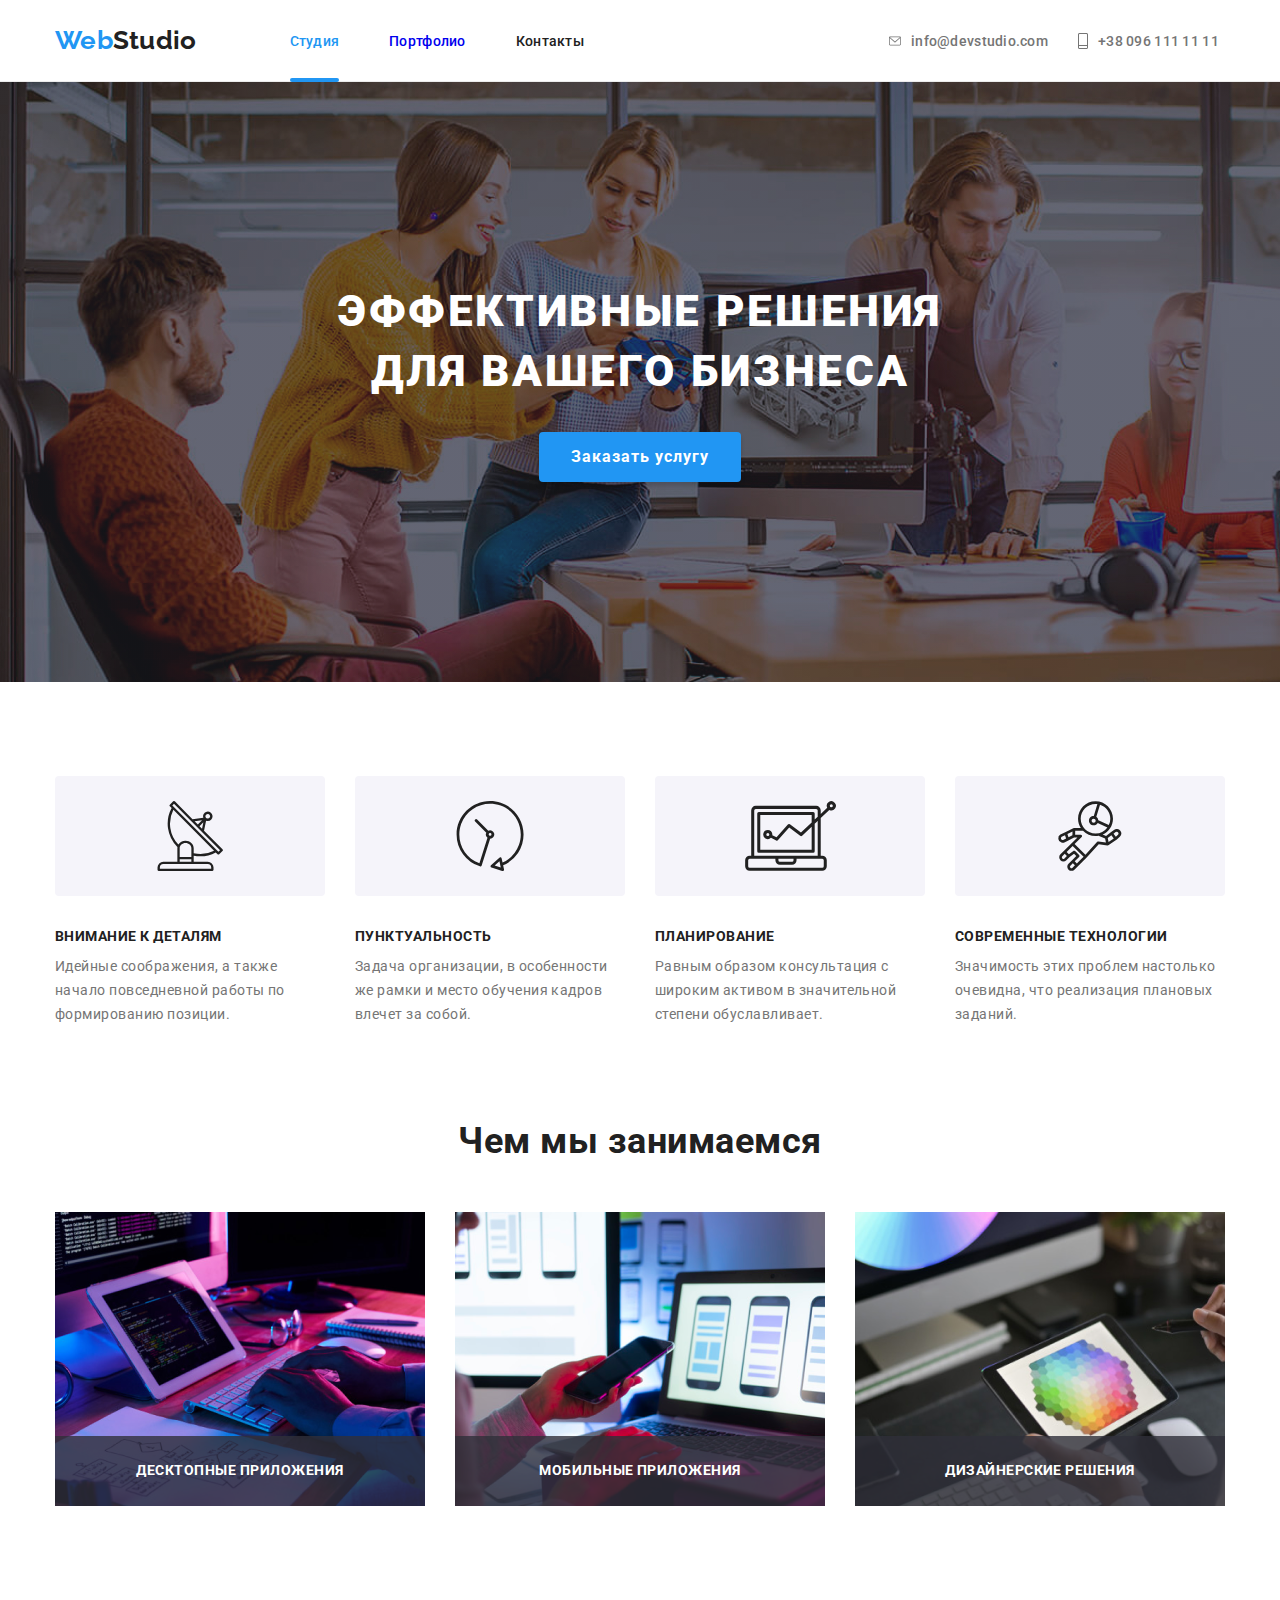
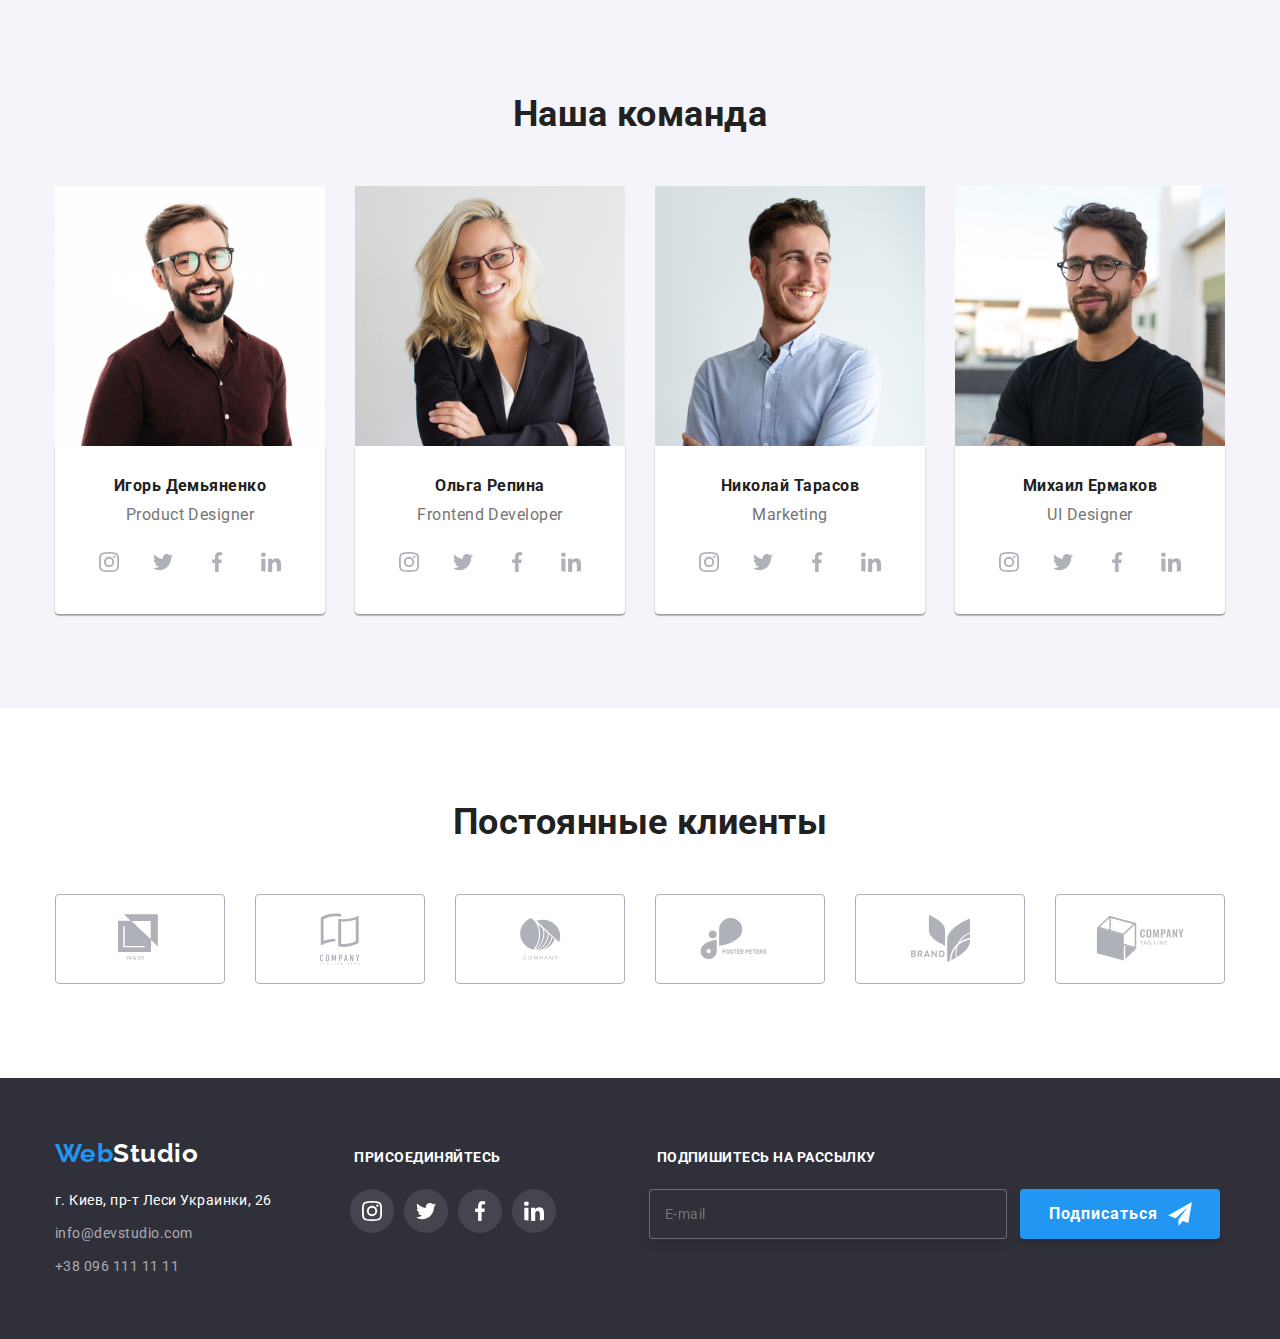
<file: index.html>
<!DOCTYPE html>
<html lang="ru">
<head>
    <meta charset="UTF-8">
    <meta name="viewport" content="width=device-width, initial-scale=1.0">
    <title>Web-Studio 2.0</title>
    <link rel="stylesheet" href="https://cdnjs.cloudflare.com/ajax/libs/modern-normalize/1.0.0/modern-normalize.min.css" />
    <link rel="preconnect" href="https://fonts.gstatic.com">
    <link
        href="https://fonts.googleapis.com/css2?family=Raleway:wght@700&family=Roboto:ital,wght@0,100;0,300;0,400;0,500;0,700;0,900;1,100;1,300;1,400;1,500;1,700;1,900&display=swap"
        rel="stylesheet">
    <link rel="stylesheet" href="./CSS/styles.css">
    
</head>
<body>
    <div class="header-container">
    <header class="fontsize-header-footer-advantage main-blocks-centred">
    
        <!-- логотип -->
        <a class="logo" href="./index.html"><span>Web</span>Studio</a>
    
        <nav>
            
            <!-- основное меню -->
            <ul>
                <li class="light-box">
                    <a class="highlighted" href="./index.html">Студия</a>
                </li>
                <li>
                    <a href="./portfolio.html">Портфолио</a>
                </li>
                <li>
                    <a class="contacts-ref" href="">Контакты</a>
                </li>
            </ul>
            <!-- контакты -->
        </nav>
         <ul class="contacts-header">
           <li>
              <a class="contacts" href="mailto:info@devstudio.com">
                  <svg class="icon-mail">
                    <use href="./img/sprite.svg#icon-envelope">
                    </use>
                  </svg>
                info@devstudio.com
              </a>
          </li>
          <li>
            
            <a class="contacts" href="tel:+380961111111">
                <svg class="icon-phone">
                  <use href="./img/sprite.svg#icon-phone">
                  </use>
               </svg> 
                +38 096 111 11 11
            </a>
          </li>
        </ul>
    
    </header>
  </div>
    
      <main>
        <!-- Hero -->
        
        <section class="hero">
           
            <h1 class="hero-title">Эффективные решения <br>для вашего бизнеса</h1>
            <button class="order-btn button-style" href="" data-modal-open>Заказать услугу</button>
           
        </section>
        <!-- наши преимущества -->
        <!-- <div class="background"> -->
        <h2 class="visually-hidden">Наши преимущества</h2>
          <section class="advantages fontsize-header-footer-advantage">
            
            <ul class="advantages-list main-blocks-centred">
                <li>
                    
                    <svg class="icon-advantages">
                        <use href="./img/sprite.svg#icon-plate">
                        </use>
                    </svg>
                    <h3 class="font-caps">Внимание к деталям</h3>
                    <p>Идейные соображения, а также начало повседневной работы по формированию позиции.</p>
                </li>
                <li>
                    <svg class="icon-advantages">
                        <use href="./img/sprite.svg#icon-clocks">
                        </use>
                    </svg>
                    <h3 class="font-caps">Пунктуальность</h3>
                    <p>Задача организации, в особенности же рамки и место обучения кадров влечет за собой.</p>
                </li>
                <li>
                    <svg class="icon-advantages">
                        <use href="./img/sprite.svg#icon-diagram1">
                        </use>
                    </svg>
                    <h3 class="font-caps">Планирование</h3>
                    <p>Равным образом консультация с широким активом в значительной степени обуславливает.</p>
                </li>
                <li>
                    <svg class="icon-advantages">
                        <use href="./img/sprite.svg#icon-spaceman">
                        </use>
                    </svg>
                    <h3 class="font-caps">Современные технологии</h3>
                    <p>Значимость этих проблем настолько очевидна, что реализация плановых заданий.</p>
                </li>
            </ul>
          </section>
          <!-- чем мы занимаемся -->
        <h2 class="section-title">Чем мы занимаемся</h2>

          <section class="business main-blocks-centred">
            
            <ul class="business-list">
              <li>
                <img src="./img/main/algorythm.png" width="370" alt="">
                <p class="font-caps flex-blocks-centred">десктопные приложения</p>
              </li>
                <li>
                    <img src="./img/main/phone.png" width="370" alt="">
                    <p class="font-caps flex-blocks-centred">мобильные приложения</p>
                </li>
                <li>
                    <img src="./img/main/paint.png" width="370" alt="">
                    <p class="font-caps flex-blocks-centred">дизайнерские решения</p>
                </li>
            </ul>
          </section>
        <!-- </div> -->
        <!-- наша команда -->
        <section class="team">
            <h2 class="section-title">Наша команда</h2>
            <ul class="team-list main-blocks-centred flex-blocks-centred">
                 <li>
                     <img src="./img/main/lukyanenko.jpg" width="270" alt="Лукьяненко">
                        <div class="team-item">
                         <b>Игорь Демьяненко</b>
                         <p>Product Designer</p>
                         <ul class="social-links">
                             <li> 
                                <a href="#">
                                <svg class="icon-social">
                                    <use href="./img/sprite.svg#icon-instagram-1">
                                    </use>
                                </svg>
                                </a>
                             </li>
                             <li class="twitter">
                                <a href="#">
                                    <svg class="icon-social">
                                        <use href="./img/sprite.svg#icon-twitter-1">
                                        </use>
                                    </svg>
                                </a>
                             </li>
                             <li class="facebook">
                                <a href="#">
                                    <svg class="icon-social">
                                        <use href="./img/sprite.svg#icon-facebook-1">
                                        </use>
                                    </svg>
                                </a>
                             </li>
                             <li class="linkedin">
                                <a href="#">
                                    <svg class="icon-social">
                                        <use href="./img/sprite.svg#icon-linkedin-1">
                                        </use>
                                    </svg>
                                </a>
                             </li>
                         </ul>
                        </div>
                    </li>
                 <li>
                     <img src="./img/main/repina.jpg" width="270" alt="Репина">
                    <div class="team-item">
                     <b>Ольга Репина</b>
                     <p>Frontend Developer</p>
                    <ul class="social-links">
                        <li>
                            <a href="#">
                                <svg class="icon-social">
                                    <use href="./img/sprite.svg#icon-instagram-1">
                                    </use>
                                </svg>
                            </a>
                        </li>
                        <li class="twitter">
                            <a href="#">
                                <svg class="icon-social">
                                    <use href="./img/sprite.svg#icon-twitter-1">
                                    </use>
                                </svg>
                            </a>
                        </li>
                        <li class="facebook">
                            <a href="#">
                                <svg class="icon-social">
                                    <use href="./img/sprite.svg#icon-facebook-1">
                                    </use>
                                </svg>
                            </a>
                        </li>
                        <li class="linkedin">
                            <a href="#">
                                <svg class="icon-social">
                                    <use href="./img/sprite.svg#icon-linkedin-1">
                                    </use>
                                </svg>
                            </a>
                        </li>
                    </ul>
                    </div>
                    </li>
                 <li>
                     <img src="./img/main/tarasov.jpg" width="270" alt="Тарасов">
                    <div class="team-item"> 
                         <b>Николай Тарасов</b>
                         <p>Marketing</p>
                        <ul class="social-links">
                            <li>
                                <a href="">
                                    <svg class="icon-social">
                                        <use href="./img/sprite.svg#icon-instagram-1">
                                        </use>
                                    </svg>
                                </a>
                            </li>
                            <li>
                                <a href="">
                                    <svg class="icon-social">
                                        <use href="./img/sprite.svg#icon-twitter-1">
                                        </use>
                                    </svg>
                                </a>
                            </li>
                            <li>
                                <a href="">
                                    <svg class="icon-social">
                                        <use href="./img/sprite.svg#icon-facebook-1">
                                        </use>
                                    </svg>
                                </a>
                            </li>
                            <li>
                                <a href="">
                                    <svg class="icon-social">
                                        <use href="./img/sprite.svg#icon-linkedin-1">
                                        </use>
                                    </svg>
                                </a>
                            </li>
                        </ul>
                    </div>
                    </li>
                 <li>
                    <img src="./img/main/ermakov.jpg" width="270" alt="Ермаков">
                  <div class="team-item">
                     <b>Михаил Ермаков</b>
                     <p>UI Designer</p>
                    <ul class="social-links">
                        <li> 
                            <a href="#">
                                <svg class="icon-social">
                                    <use href="./img/sprite.svg#icon-instagram-1">
                                    </use>
                                </svg>
                            </a>
                        </li>
                        <li>
                            <a href="#">
                                <svg class="icon-social">
                                    <use href="./img/sprite.svg#icon-twitter-1">
                                    </use>
                                </svg>
                            </a>
                        </li>
                        <li>
                            <a href="#">
                                <svg class="icon-social">
                                    <use href="./img/sprite.svg#icon-facebook-1">
                                    </use>
                                </svg>
                            </a>
                        </li>
                        <li>
                            <a href="#">
                                <svg class="icon-social">
                                    <use href="./img/sprite.svg#icon-linkedin-1">
                                    </use>
                                </svg>
                            </a>
                        </li>
                    </ul>
                  </div>
                 </li>
            </ul>
        </section>
        
            
<section class="customers">
    <h2 class="section-title">Постоянные клиенты</h2>
<ul class="customers-list main-blocks-centred flex-blocks-centred">
    <li class="customers-item">
        <a href="#">
        <svg class="customers-icon" width="44" height="49" >
             <use href="./img/sprite.svg#icon-logo-1">
             </use>
        </svg>
        </a>
    </li>
    <li class="customers-item">
        <a href="#">
        <svg class="customers-icon" width="40" height="52" >
             <use href="./img/sprite.svg#icon-logo-2">
             </use>
        </svg>
        </a>
    </li>
    <li class="customers-item">
        <a href="#">
        <svg class="customers-icon" width="41" height="42" >
             <use href="./img/sprite.svg#icon-logo-3">
             </use>
        </svg>
        </a>
    </li>
    <li class="customers-item">
        <a href="#">
        <svg class="customers-icon" width="80" height="42" >
            <use href="./img/sprite.svg#icon-logo-4">
            </use>
        </svg>
        </a>
    </li>
    <li class="customers-item">
        <a href="#">
        <svg class="customers-icon" width="59" height="47">
            <use href="./img/sprite.svg#icon-logo-5">
            </use>
        </svg>
        </a>
    </li>
    <li class="customers-item">
        <a href="#">
        <svg class="customers-icon" width="89" height="45">
            <use href="./img/sprite.svg#icon-logo-6">
            </use>
        </svg>
        </a>
    </li>
</ul>
 </section>
    </main>
<div class="footer-container">
    <footer class="fontsize-header-footer-advantage main-blocks-centred">
        <div class="logo-social-title">
            <a class="logo logo-footer" href=""><span>Web</span>Studio</a>
            <h3 class="font-caps social-heading">присоединяйтесь</h3>
            <h3 class="font-caps social-heading">подпишитесь на рассылку</h3>
        </div>
<div class="address-social">
        <address>
            <ul>
                <li>г. Киев, пр-т Леси Украинки, 26</li>
                <li><a class="contacts-footer" href="mailto:info@devstudio.com">info@devstudio.com</a></li>
                <li><a class="contacts-footer" href="tel:+380961111111">+38 096 111 11 11</a></li>
            </ul>
        </address>
        
    
        
        <ul class="social-links">
            <li>
                <a class="social-link-footer" href="">
                    <svg class="icon-social">
                        <use href="./img/sprite.svg#icon-instagram-1">
                        </use>
                    </svg>
                </a>
            </li>
            <li>
                <a class="social-link-footer" href="">
                    <svg class="icon-social">
                        <use href="./img/sprite.svg#icon-twitter-1">
                        </use>
                    </svg>
                </a>
            </li>
            <li>
                <a class="social-link-footer" href="">
                    <svg class="icon-social">
                        <use href="./img/sprite.svg#icon-facebook-1">
                        </use>
                    </svg>
                </a>
            </li>
            <li>
                <a class="social-link-footer" href="">
                    <svg class="icon-social">
                        <use href="./img/sprite.svg#icon-linkedin-1">
                        </use>
                    </svg>
                </a>
            </li>
        </ul>

        <form>
            <input class="email-footer"  type="email" name="email" placeholder="E-mail" />
            <button type="submit" class="send-btn button-style">
            <span class="flex-blocks-centred">
                <span class="send">Подписаться</span>
                <svg class="icon-send" width="24" height="24">
                    <use href="./img/sprite.svg#icon-send">
                    </use>
                </svg>
            </span>
            </button>
        </form>
     </div> 
    </footer>
</div>
<div class="backdrop is-hidden" data-modal>
    <div class="modal">
        <button type="button" class="modal-close-btn" data-modal-close>
            <svg class="icon-modal-close" width="11" height="11">
                <use href="./img/sprite.svg#icon-close-1">
                </use>
            </svg>
        </button>

        

        <form name="contact-form" class="contact-form">
            <p class="contact-heading">Оставьте свои данные, мы Вам перезвоним</p>

         <div class="contact-form-wrap">
            
            
            <label>
               Имя 
               <input type="text" name="name" placeholder="">
                <span class="icon-contact-form-wrap">
                <svg class="icon-contact-form" width="14" height="14">
                   <use href="./img/sprite.svg#icon-name">
                   </use>
                 </svg></span>
            </label>

            <label>
                Телефон
                
                <input type="tel" name="tel" placeholder="">
                <span class="icon-contact-form-wrap">
                  <svg class="icon-contact-form" width="14" height="14">
                    <use href="./img/sprite.svg#icon-tel">
                    </use>
                  </svg>
                </span>
            </label>
            <label>
                Почта
                
                <input type="email" name="email" placeholder="">
                <span class="icon-contact-form-wrap">
                 <svg class="icon-contact-form" width="14" height="14">
                    <use href="./img/sprite.svg#icon-mail">
                    </use>
                 </svg>
                </span>
            </label>
            <label>
                Комментарий
            <textarea class="comments" name="comments" placeholder="Введите текст"></textarea>
            </label>
         </div>

                
            <input type="checkbox" name="confirm" id="confirm" class="confirm visually-hidden">
             <label for="confirm" class="confirmation flex-blocks-centred">
                Соглашаюсь с рассылкой и принимаю <a href=""> Условия договора</a>
            </label>
           
            
            <button type="submit" class="contact-form-btn button-style"> Отправить </button>
           
          
        </form>
    </div>
</div>
<script src="./js/modal.js"></script>
</body>
</html>
</file>
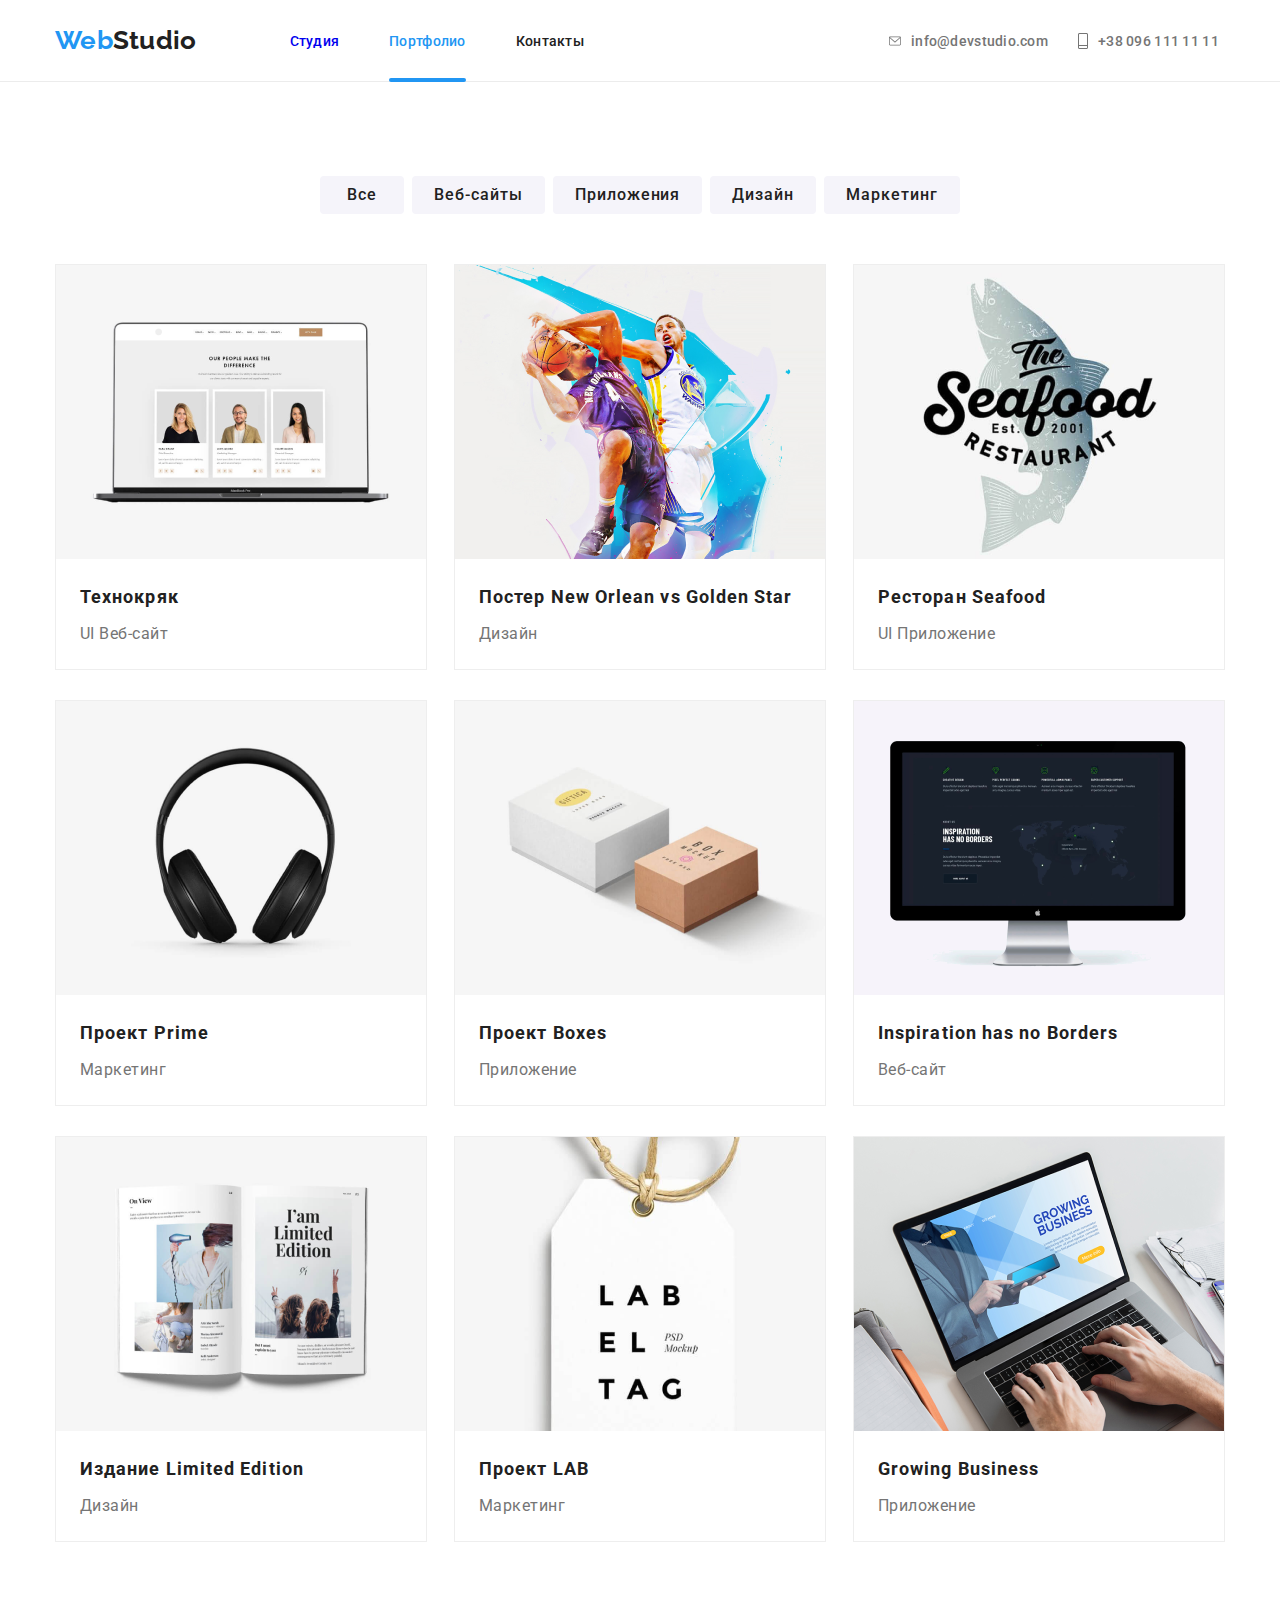
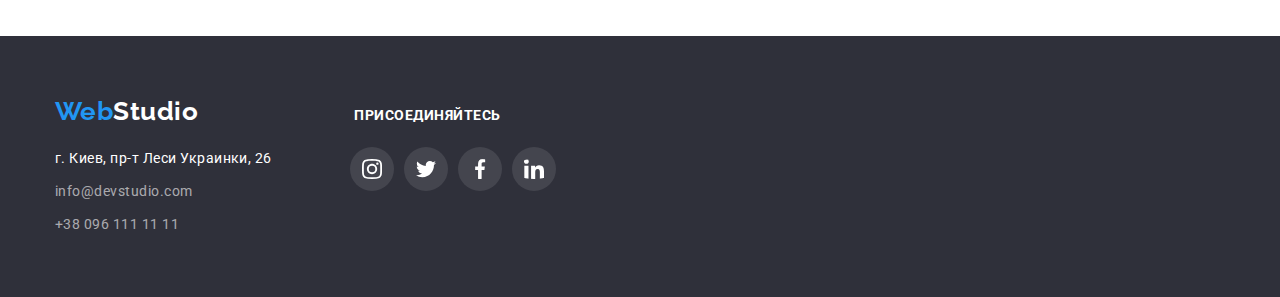
<file: portfolio.html>
<!DOCTYPE html>
<html lang="en">
<head>
    <meta charset="UTF-8">
    <meta name="viewport" content="width=device-width, initial-scale=1.0">
    <link rel="stylesheet" href="https://cdnjs.cloudflare.com/ajax/libs/modern-normalize/1.0.0/modern-normalize.min.css" />  
    <link rel="preconnect" href="https://fonts.gstatic.com">
    <link
        href="https://fonts.googleapis.com/css2?family=Raleway:wght@700&family=Roboto:ital,wght@0,100;0,300;0,400;0,500;0,700;0,900;1,100;1,300;1,400;1,500;1,700;1,900&display=swap"
        rel="stylesheet">
    <link rel="stylesheet" href="./CSS/styles.css">
    <title>Portfolio</title>
</head>

<body>
    <div class="header-container">
        <header class="fontsize-header-footer-advantage main-blocks-centred">
        
            <!-- логотип -->
            <a class="logo" href="./index.html"><span>Web</span>Studio</a>
        
            <nav>
        
                <!-- основное меню -->
                <ul>
                    <li>
                        <a href="./index.html">Студия</a>
                    </li>
                    <li class="light-box">
                        <a class="highlighted" href="./portfolio.html">Портфолио</a>
                    </li>
                    <li>
                        <a class="contacts-ref" href="">Контакты</a>
                    </li>
                </ul>
                <!-- контакты -->
            </nav>
            <ul class="contacts-header">
                <li>
                    <a class="contacts" href="mailto:info@devstudio.com">
                        <svg class="icon-mail">
                            <use href="./img/sprite.svg#icon-envelope">
                            </use>
                        </svg>
                        info@devstudio.com
                    </a>
                </li>
                <li>
        
                    <a class="contacts" href="tel:+380961111111">
                        <svg class="icon-phone">
                            <use href="./img/sprite.svg#icon-phone">
                            </use>
                        </svg>
                        +38 096 111 11 11
                    </a>
                </li>
            </ul>
        
        </header>
    </div>
    
    <main> 
        <!-- портфолио -->
        <section class="portfolio">
            <!-- фильтр работ -->
            <h2 hidden>Портфолио</h2>
            <ul class="filter main-blocks-centred">
                <li><button type="button" class="filter-btn button-style">Все</button></li>
                <li><button type="button" class="filter-btn button-style">Веб-сайты</button></li>
                <li><button type="button" class="filter-btn button-style">Приложения</button></li>
                <li><button type="button" class="filter-btn button-style">Дизайн</button></li>
                <li><button type="button" class="filter-btn button-style">Маркетинг</button></li>
            </ul>
            
            <!-- фото работ и описание -->
            <ul class="photo-work main-blocks-centred">
                <li>
                 <a href="">
                    <div class="img-wrap"> 
                        <img src="./img/portfolio/technokriak.png" alt="">
                          <div class="overlay flex-blocks-centred">
                            Технокряк это современная площадка распространения коронавируса. Компании используют эту платформу для цифрового
                            шпионажа и атак на защищённые сервера конкурентов.
                          </div>
                    </div>
                    <b>Технокряк</b>
                    <p class="font-description-item">UI Веб-сайт</p>
                 </a>
                    
                </li>


                <li>
                    <a href="">
                    <div class="img-wrap">
                    <img src="./img/portfolio/orlean.png" alt="">
                     <div class="overlay flex-blocks-centred">
                        Технокряк это современная площадка распространения коронавируса. Компании используют эту платформу для цифрового
                        шпионажа и атак на защищённые сервера конкурентов.
                     </div>
                    </div>
                    <b>Постер New Orlean vs Golden Star</b>
                    <p class="font-description-item">Дизайн</p>
                    </a>
                </li>
                <li>
                    <a href="">
                    <div class="img-wrap">
                    <img src="./img/portfolio/seafood.png" alt="">
                    <div class="overlay flex-blocks-centred">
                        Технокряк это современная площадка распространения коронавируса. Компании используют эту платформу для цифрового
                        шпионажа и атак на защищённые сервера конкурентов.
                    </div>
                    </div>
                    <b>Ресторан Seafood</b>
                    <p class="font-description-item">UI Приложение</p>
                    </a>
                </li>
                <li>
                    <a href="">
                    <div class="img-wrap">
                    <img src="./img/portfolio/prime.png" alt="">
                    <div class="overlay flex-blocks-centred">
                        Технокряк это современная площадка распространения коронавируса. Компании используют эту платформу для цифрового
                        шпионажа и атак на защищённые сервера конкурентов.
                    </div>
                    </div>
                    <b>Проект Prime</b>
                    <p class="font-description-item">Маркетинг</p>
                    </a>
                </li>
                <li>
                    <a href="">
                    <div class="img-wrap">
                    <img src="./img/portfolio/boxes.png" alt="">
                    <div class="overlay flex-blocks-centred">
                        Технокряк это современная площадка распространения коронавируса. Компании используют эту платформу для цифрового
                        шпионажа и атак на защищённые сервера конкурентов.
                    </div>
                    </div>
                    <b>Проект Boxes</b>
                    <p class="font-description-item">Приложение</p>
                    </a>
                </li>
                <li>
                    <a href="">
                    <div class="img-wrap">
                    <img src="./img/portfolio/inspiration.png" alt="">
                    <div class="overlay flex-blocks-centred">
                        Технокряк это современная площадка распространения коронавируса. Компании используют эту платформу для цифрового
                        шпионажа и атак на защищённые сервера конкурентов.
                    </div>
                    </div>
                    <b>Inspiration has no Borders</b>
                    <p class="font-description-item">Веб-сайт</p>
                    </a>
                </li>
                <li>
                    <a href="">
                    <div class="img-wrap">
                    <img src="./img/portfolio/limited.png" alt="">
                    <div class="overlay flex-blocks-centred">
                        Технокряк это современная площадка распространения коронавируса. Компании используют эту платформу для цифрового
                        шпионажа и атак на защищённые сервера конкурентов.
                    </div>
                    </div>
                    <b>Издание Limited Edition</b>
                    <p class="font-description-item">Дизайн</p>
                    </a>
                </li>
                <li>
                    <a href="">
                    <div class="img-wrap">
                    <img src="./img/portfolio/lab.png" alt="">
                    <div class="overlay flex-blocks-centred">
                        Технокряк это современная площадка распространения коронавируса. Компании используют эту платформу для цифрового
                        шпионажа и атак на защищённые сервера конкурентов.
                    </div>
                    </div>
                    <b>Проект LAB</b>
                    <p>Маркетинг</p>
                    </a>
                </li>
                <li>
                    <a href="">
                    <div class="img-wrap">
                    <img src="./img/portfolio/growing.png" alt="">
                    <div class="overlay flex-blocks-centred">
                        Технокряк это современная площадка распространения коронавируса. Компании используют эту платформу для цифрового
                        шпионажа и атак на защищённые сервера конкурентов.
                    </div>
                    </div>
                    <b>Growing Business</b>
                    <p class="font-description-item">Приложение</p>
                    </a>
                </li>
            </ul>

        </section>

    </main>
    
    <div class="footer-container">
        <footer class="fontsize-header-footer-advantage main-blocks-centred">
            <div class="logo-social-title">
                <a class="logo logo-footer" href=""><span>Web</span>Studio</a>
                <h3 class="font-caps social-heading">присоединяйтесь</h3>
            </div>
            <div class="address-social">
                <address>
                    <ul>
                        <li>г. Киев, пр-т Леси Украинки, 26</li>
                        <li><a class="contacts-footer" href="mailto:info@devstudio.com">info@devstudio.com</a></li>
                        <li><a class="contacts-footer" href="tel:+380961111111">+38 096 111 11 11</a></li>
                    </ul>
                </address>
        
        
        
                <ul class="social-links">
                    <li>
                        <a class="social-link-footer" href="">
                            <svg class="icon-social">
                                <use href="./img/sprite.svg#icon-instagram-1">
                                </use>
                            </svg>
                        </a>
                    </li>
                    <li>
                        <a class="social-link-footer" href="">
                            <svg class="icon-social">
                                <use href="./img/sprite.svg#icon-twitter-1">
                                </use>
                            </svg>
                        </a>
                    </li>
                    <li>
                        <a class="social-link-footer" href="">
                            <svg class="icon-social">
                                <use href="./img/sprite.svg#icon-facebook-1">
                                </use>
                            </svg>
                        </a>
                    </li>
                    <li>
                        <a class="social-link-footer" href="">
                            <svg class="icon-social">
                                <use href="./img/sprite.svg#icon-linkedin-1">
                                </use>
                            </svg>
                        </a>
                    </li>
                </ul>
            </div>
        </footer>
    </div>
    
</body>
</html>
</file>
<file: CSS/styles.css>
/* определение переменных */

:root {
	--font-description-item-color: #757575; 
	--font-heading-color: #212121;
	--accent-color: #ffffff;
	--background-footer-hero-color: #2f303a;
	--background-basic-color: #e5e5e5;
	--background-team-button-color: #f5f4fa;
	--hover-web-color: #2196f3;
	--font-family: 'Roboto';
	--font-style: normal;
	--address-color: #757575;
	--fontsize-header-footer-advantage: 14px;
	--fontsize-team-projectsdesc-buttons: 16px;
	
}

/* глобальные настройки и сброс по умолчанию*/

*,
*::before,
*::after {
	box-sizing: border-box;
	margin: 0px;
	padding: 0px;
}


:visited {
	color: inherit;	
}

li {
	list-style: none;
}

a {
	text-decoration: none;
	display: block;	
}
a, button, input, textarea {
	transition: 250ms cubic-bezier(0.4, 0, 0.2, 1);
}

img {
	display: block;
}

body {
	font-family: var(--font-family), sans-serif;
	font-style: var(--font-style);
	letter-spacing: 0.03em;
	font-weight: normal;
	
	font-size: var(--fontsize-team-projectsdesc-buttons);
}
/* ======= класс, который прячет ====== */
.visually-hidden {
  position: absolute !important;
  clip: rect(1px 1px 1px 1px); /* IE6, IE7 */
  clip: rect(1px, 1px, 1px, 1px);
  padding: 0 !important;
  border: 0 !important;
  height: 1px !important;
  width: 1px !important;
  overflow: hidden;
}

/* утилита задает размер главным блокам и размещает их по центру */

.main-blocks-centred{
	width:1200px; 
	padding-left: 15px;
	padding-right: 15px;
	margin-left: auto;
	margin-right: auto;
}

.flex-blocks-centred {
	display: flex;
	align-items: center;
	justify-content: center;
}
/* утилита задает размер шрифту в header, footer, блоку advantages */

.fontsize-header-footer-advantage {
	font-size: var(--fontsize-header-footer-advantage);
}

/* настройки для заголовков секций */
.section-title {
	font-weight: bold;
	font-size: 36px;
	line-height: 1.16;
	text-align: center;
	color: var(--font-heading-color);
	
}
/* шрифт для фрагментов в верхнем регистре */
.font-caps {
	font-weight: bold;
	line-height: 1.14;
	text-transform: uppercase;
	font-size: 14px;
}
/* ============= СТИЛИ ДЛЯ КНОПОК =============== */
.button-style {
	
	font-weight: bold;
    letter-spacing: 0.06em;
	font-family: var(--font-family);
	font-style: var(--font-style);
	letter-spacing: 0.06em;
	font-size: 16px;
    border: 0px;
	border-radius: 4px;
	cursor: pointer;
}

/* ============== MODAL WINDOW ======= */
.backdrop {
	position: fixed;
	top: 0;
	left: 0;
	width: 100%;
	height: 100%;
	background: rgba(0, 0, 0, 0.2);
	opacity: 1;
	transition: opacity 250ms cubic-bezier(0.4, 0, 0.2, 1);
	
}
.backdrop.is-hidden .modal{
	transform: translate( -50%, -50%) scale(1.1);
}

.backdrop .modal {
	
	position: absolute;
	top: 50%;
	left: 50%;

	transform: translate( -50%, -50%) scale(1);
    width: 528px;
    height: 581px;
    
    background: #FFFFFF;
    box-shadow: 0px 1px 3px rgba(0, 0, 0, 0.12), 0px 1px 1px rgba(0, 0, 0, 0.14), 0px 2px 1px rgba(0, 0, 0, 0.2);
    border-radius: 4px;
	transition: transform 250ms cubic-bezier(0.4, 0, 0.2, 1);
	
}

.modal-close-btn {
	position: absolute;
	top: 8px;
	right: 8px;
    width: 30px;
    height: 30px;
	background: #FFFFFF;
    border: 1px solid rgba(0, 0, 0, 0.1);
	border-radius: 50%;
	cursor: pointer;
	color: black;
	transition: color 250ms cubic-bezier(0.4, 0, 0.2, 1);
}
.is-hidden {
	
	opacity: 0;
	pointer-events:none;
}

.contact-heading {
	margin-top: 40px;
	margin-bottom: 12px;
	font-weight: bold;
    font-size: 20px;
    line-height: 1.15;
    text-align: center;
    letter-spacing: 0.03em;
    color: #212121;
}

.contact-form-wrap {
    display: flex;
	flex-direction: column;
	width: 448px;
	margin: 12px auto 0px;

    font-size: 12px;
    line-height: 1.17;
    letter-spacing: 0.01em;
    color: #757575;
	fill: var(--font-heading-color);

}



.contact-form input[placeholder]{
	padding-left: 38px;
}

textarea[placeholder]{
padding: 12px 16px;
	
font-size: 14px;
line-height: 1.14;
letter-spacing: 0.01em;

color: rgba(117, 117, 117, 0.5);
}

.comments:focus::placeholder,
.comments::placeholder {
  color: rgba(117, 117, 117, 0.5);
}

textarea{
	display: block;
	width: 448px;
    height: 120px;
	margin-top: 4px;
    border: 1px solid rgba(33, 33, 33, 0.2);
    box-sizing: border-box;
    border-radius: 4px;
	resize: none;
}

.contact-form input{
	display: block;
	min-width: 448px;
	height: 40px;

	margin-top: 4px;
    margin-bottom: 10px;

	border: 1px solid rgba(33, 33, 33, 0.2);
    border-radius: 4px;
	
}
.contact-form-wrap label {
	position: relative;
	
}
  
.icon-contact-form {
	position: absolute;
	top: 32px;
	left: 12px;
}


.confirmation{
	margin-top: 20px;
}
.icon-confirm{
	fill: var(--font-heading-color);
	margin-right: 8px;
}

.confirmation {
	font-size: 14px;
    line-height: 1.7px;
    
    color: #757575;
}
.confirmation::before{
	content: "";
	display: inline-block;
	width: 16px;
	height: 16px;
	margin-right: 7px;
	
	background-image: url("../img/icon-confirm.svg");
	background-position: center;
	background-repeat: no-repeat;
	border-radius: 2px;
}

.confirmation a {
	display: inline-block;
    color: var(--hover-web-color);
	text-decoration: underline;
	margin-left: 0.3rem;
}
.contact-form-btn {
	min-width: 200px;
    height: 50px;
	/* line-height: 1.9; */
	margin-top: 30px; 
	margin-bottom: 40px;
	margin-left: 164px;
	
	background: var(--hover-web-color);
    box-shadow: 0px 4px 4px rgba(0, 0, 0, 0.15);
    color: var(--accent-color);
}


/* ======================== HEADER ======================== */

 .header-container { 
	
	background-color: var(--accent-color);
	border-bottom: 1px solid #ECECEC;
}

header {
	display: flex;
	align-items: center;
	
	padding: 25px 0;
	font-weight: 500;
	line-height: 1;
	letter-spacing: 0.02em;
	color: var(--font-heading-color);
	

}
.highlighted {
	color: var(--hover-web-color);
	
}
.light-box {
    position: relative;
	
}

.highlighted::after {
	position: absolute;
	bottom: -34px;
	content: "";
	display: block;
	width: 100%;
	height: 4px;
    background: #2196F3;
    border-radius: 2px;
}


nav {
	margin-left: 93px;
}
.contacts-header {
	margin-left: 305px;
}

header ul {
	display: flex;
}


nav li:not(:first-child) {
    margin-left: 50px;
}
.contacts-header li{
	display: flex;
	align-items: center;
}
.contacts-header li:last-child {
	margin-left: 30px;
}


.contacts {
	color: var(--font-description-item-color);
	display:flex;
	align-items: center;
}

/* ============== ЛОГОТИП ==============*/
.logo {
	font-family: 'Raleway', sans-serif;
	font-style: normal;
	font-weight: bold;
	font-size: 26px;
	line-height: 1.2;
	color: var(--font-heading-color);
}

.logo span {
	color: var(--hover-web-color);
}

.icon-mail {
	width: 12px;
	height: 10px;
	margin-right: 10px;
	fill: currentColor;
}
.icon-phone {
	width: 10px;
	height: 16px;
	margin-right: 10px;
	fill: currentColor;
}

/* ======================== FOOTER ======================== */

.footer-container {
	
	background-color: var(--background-footer-hero-color);
	padding: 60px 0px;
}
footer {	
	line-height: 1.71;
	font-style: var(--font-style);
	--font-heading-color: var(--accent-color);	
}

.logo-social-title {
	display: flex;
	align-items: baseline;
}

address {
	font-style: inherit;
	color: var(--font-heading-color);
}

.logo-footer {
	display: block; 
	padding-bottom: 20px;
}
footer li:not(:last-child) {
	margin-bottom: 9px;
}
.social-heading {
	color: var(--accent-color);
	margin-left: 156px;
	
}
.address-social {
	display: flex;
}

.contacts-footer {
	color: rgba(255, 255, 255, 0.6);
}

.social-links{
	
	display: flex;
	justify-content: center;
	text-align: center;	
}
address {
	margin-right: 78px;
}
.email-footer {

    width: 358px;
    height: 50px;
    margin-left: 93px;
	padding: 15px;

    border: 1px solid rgba(255, 255, 255, 0.3);
    filter: drop-shadow(0px 4px 4px rgba(0, 0, 0, 0.15));
    border-radius: 4px;
    letter-spacing: 0.03em;
    line-height: 1.25;

    background: #2F303A;
    color: rgba(255, 255, 255, 0.6);

}
.send-btn{

	min-width: 200px;
    height: 50px;
	margin-left: 10px;
	line-height: 1.9;
	
	background: var(--hover-web-color);
    box-shadow: 0px 4px 4px rgba(0, 0, 0, 0.15);
    color: var(--accent-color);

}

.icon-send {
	margin-left: 10px;
	fill: currentColor;
}


/* ========== HOVER AND FOCUS ============= */

header a:hover,
header a:focus {
	color: var(--hover-web-color);
}
/* соц сети в команде */
.team-item a:hover,  
.team-item a:focus {
	background-color: var(--hover-web-color);
	color: var(--accent-color);
 }
/* кнопки фильтра в портфолио */
.filter-btn:hover,
.filter-btn:focus {
	background-color: var(--hover-web-color);
	color: var(--accent-color);
	box-shadow: 0px 3px 1px rgba(0, 0, 0, 0.1), 0px 1px 2px rgba(0, 0, 0, 0.08), 0px 2px 2px rgba(0, 0, 0, 0.12);
}
/* фото работ в портфолио */
.photo-work a:hover,
.photo-work a:focus {
	box-shadow: 0px 1px 1px rgba(0, 0, 0, 0.12), 0px 4px 4px rgba(0, 0, 0, 0.06), 1px 4px 6px rgba(0, 0, 0, 0.16); 
}
.photo-work a:hover .overlay,
.photo-work a:focus .overlay {
	transform: translateY(0);
} 
/* соц сети в футере */
.social-link-footer:hover,
.social-link-footer:focus {
	background: #2196F3;
	color: var(--accent-color);
}
/* лого клиентов */
.customers-item a:hover,
.customers-item a:focus {
	color: var(--hover-web-color);
	
}
.contacts:hover,
.contacts:focus {
	color: var(--hover-web-color);
	fill: var(--hover-web-color);
}
.contact-form input:focus,
.contact-form textarea:focus
 {
     border: 1px solid var(--hover-web-color);
	 outline: none; 
	
}
.contact-form input:focus + span {
     color: var(--hover-web-color);
	 outline: none;
	 
}

.icon-contact-form-wrap {
	color: var(--font-heading-color);
	transition: color 250ms cubic-bezier(0.4, 0, 0.2, 1);
	fill: currentColor;
}

.contact-form-btn:hover,
.contact-form-btn:focus {
	background-color:  #188CE8;
}
.confirm:checked + .confirmation::before{
	background-image: url("../img/icon-confirmed.svg");
	background-color: var(--hover-web-color);
}

.modal-close-btn:hover {
	color :var(--hover-web-color);
	fill: currentColor;
}

/* =========== social links icons ======= */

.icon-social {
	height: 44px;
	width: 44px;
	padding: 12px 0px;
	fill: currentColor;
	border-radius: 50%;
	
}

.social-links>li:not(:first-child) {
	margin-left: 10px;
}
/* social links in footer */
.social-links a {
	width: 44px; 
	height: 44px; 
	border-radius: 50%;
	color:var(--accent-color);
	background: rgba(255, 255, 255, 0.1);
}
/* social links in team */
.team-item a {
	color: #AFB1B8;
}




 
/* ========== HERO ============= */

.hero {
	/* background-color: var(--background-footer-hero-color); */
	max-width: 1600px;
	min-height: 600px;
	margin-left: auto;
	margin-right: auto;
	padding-top: 200px;
	padding-bottom: 200px;
	text-align: center;
	background-image: linear-gradient(to right, rgba(47, 48, 58, 0.4),
	rgba(47, 48, 58, 0.4)
	   ),
	   url("../img/overlay.jpg");
	   

	
}
.hero-title {
	
	font-weight: 900;
	font-size: 44px;
	line-height: 1.36;
		
	letter-spacing: 0.06em;
	text-transform: uppercase;
	color: var(--accent-color);
	
}

.order-btn {

	/* display: inline-block; */
	padding: 10px 32px;
	min-width: 200px;
	margin-top: 30px;

	line-height: 1.87;
	
	box-shadow: 0px 4px 4px rgba(0, 0, 0, 0.15);
	color: var(--accent-color);
	background-color: var(--hover-web-color);
	
	
	
}

/* ============ НАШИ ПРЕИМУЩЕСТВА =============== */
.advantages {
	padding: 94px 0;	
	}

.advantages-list {
	
	display: flex;
	justify-content: center;

}

.advantages-list li {
	width: 270px;
}
.advantages-list li:not(:last-child){
	margin-right: 30px;
}


.advantages-list h3{
	
	color: var(--font-heading-color);
	margin-bottom: 10px;
}
.advantages-list p {
	line-height: 1.7;
	color: var(--font-description-item-color);
}
.icon-advantages {
	width: inherit;
	height: 120px;
	padding: 25px 0px;
	margin-bottom: 30px;
	background: #F5F4FA;
	border-radius: 4px;
	fill: #212121;
}
/* ============= ЧЕМ МЫ ЗАНИМАЕМСЯ ============ */


.business {
	margin-top: 50px;
	padding-bottom: 94px;
	
}
.business-list p {
	
	position: absolute;
	bottom: 0;
	width: 100%;
	background: rgba(47, 48, 58, 0.8);
	height: 70px;
    color: var(--accent-color);
    
}


.business-list li{
    position: relative;
}

.business-list {
	display: flex;
	justify-content: center;
	margin: 0px auto;
	
}
.business-list li:not(:last-child){
	margin-right: 30px;
}

/* ============ НАША КОМАНДА =============== */
	
.team {
	background-color: var(--background-team-button-color);
	line-height: 1.19;
	text-align: center;
	color: var(--font-description-item-color);
	padding: 94px 0;
	
	
}
/* .team ul { 
	display: flex;
	justify-content: center;
	text-align: center;
	 margin-top: 50px;
} */

.team-list {
	padding-top: 50px;
}

.team-list>li:not(:first-child) {
	margin-left: 30px;
}


.team b {
	display: block;
	color: var(--font-heading-color);
	
}
.team p {
	 margin-top: 10px;
	 margin-bottom: 16px;	
	
}
.team-item {
	padding-top: 30px;
	padding-bottom: 30px;
	box-shadow: 0px 1px 3px rgba(0, 0, 0, 0.12), 0px 1px 1px rgba(0, 0, 0, 0.14), 0px 2px 1px rgba(0, 0, 0, 0.2);
	border-radius: 0px 0px 4px 4px;
	background: var(--accent-color);
}


/* =============== CUSTOMERS ================== */
.customers {
	/* background-color: var(--background-basic-color);	  */
	padding: 94px 0;
	
}

.customers-list {
	/* display: flex; 
	align-items: center;
	justify-content: center;*/
	margin-top: 50px;
}
.customers-list>li:not(:first-child) {
	margin-left: 30px;
}
.customers-item a {
	width: 170px;
	height: 90px;
	display: flex;
	align-items: center;
	justify-content: center;
	border: 1px solid; 
	border-radius: 4px;
	color: #AFB1B8;
}
.customers-icon {
	fill: currentColor;
}

/*============== СТРАНИЦА ПОРТФОЛИО ===================== */

/* КНОПКИ ФИЛЬТРА */
.portfolio {
	padding: 94px 0;
}

.filter {
	
	display: flex;
	justify-content: center;
	
}
.filter-btn {
	
	min-width: 84px;
	padding: 6px 22px;

	font-weight: 500;
	line-height: 1.62;
	
	color: var(--font-heading-color);
	background-color: var(--background-team-button-color);

}

.filter li:not(:last-child) {
	margin-right: 8px;
}

/* ============= ФОТО РАБОТ ============== */

.photo-work {
	display: flex;
	flex-wrap: wrap;
	padding-top: 50px;
	
}
.photo-work li:not(:nth-child(3n)){
	margin-right: 27px;
}
.photo-work li{
	border: 1px solid #EEEEEE; 
	background: var(--accent-color);
	margin-bottom: 30px;
}
.photo-work li:nth-last-child(-n + 3) {
    margin-bottom: 0px;
}

.img-wrap {
	position: relative;
	overflow: hidden; 
}
.overlay {
	position: absolute;
	width: 100%;
	height: 100%;
	top: 0;
	padding: 0 24px;
	background: rgba(33, 150, 243, 0.9);
	color: var(--accent-color);
	line-height: 1.87;
    transform: translateY(100%);
	transition: transform 250ms cubic-bezier(0.4, 0, 0.2, 1);
    
}

.photo-work b, .photo-work p {
	margin-left: 24px;
}
.photo-work b {
	display:block;
	font-weight: bold;
	margin-top: 20px;
	margin-bottom: 4px;
	font-size: 18px;
	line-height: 2;
	letter-spacing: 0.06em;
	color: var(--font-heading-color);
	
}
.photo-work p {
	line-height: 1.87;
	color: var(--font-description-item-color);
	padding-bottom: 20px;
}
.photo-work a {
	width: inherit;
	height: inherit;
}
</file>
